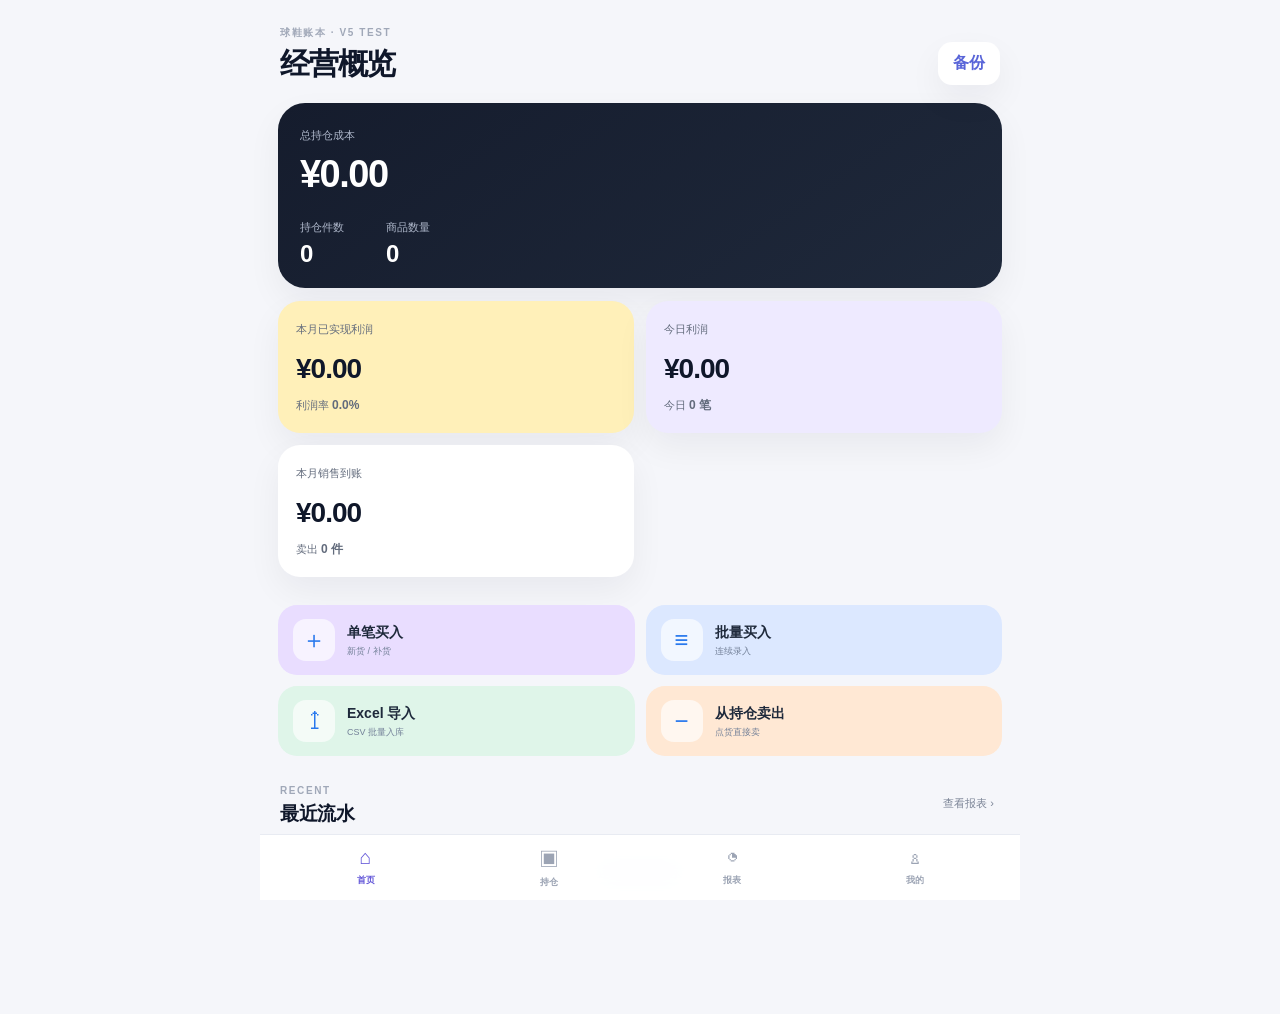
<file: index.html>
<!doctype html>
<html lang="zh-CN">
<head>
<meta charset="utf-8">
<meta name="viewport" content="width=device-width,initial-scale=1,viewport-fit=cover">
<meta name="theme-color" content="#f5f6fa">
<meta http-equiv="Content-Security-Policy" content="default-src 'self'; script-src 'self'; style-src 'self'; img-src 'self' data: blob:; connect-src 'none'; media-src 'none'; object-src 'none'; frame-src 'none'; base-uri 'none'; form-action 'self'">
<title>球鞋账本 V5 Test 0.2</title>
<link rel="stylesheet" href="style.css?v=0.2.0">
</head>
<body>
<div class="app-shell">
  <main class="app-main">
    <section id="home" class="page active">
      <header class="page-header home-header">
        <div>
          <div class="brand-mini">球鞋账本 · V5 TEST</div>
          <h1>经营概览</h1>
        </div>
        <button id="backupQuick" class="mini-action" type="button">备份</button>
      </header>

      <section class="asset-card">
        <span class="eyebrow-light">总持仓成本</span>
        <strong id="inventoryValue">¥0.00</strong>
        <div class="asset-meta">
          <div><span>持仓件数</span><b id="holdingQty">0</b></div>
          <div><span>商品数量</span><b id="holdingProductCount">0</b></div>
        </div>
      </section>

      <section class="home-stat-grid">
        <article class="stat-card stat-yellow">
          <span>本月已实现利润</span>
          <strong id="monthProfit">¥0.00</strong>
          <small>利润率 <b id="monthProfitRate">0.0%</b></small>
        </article>
        <article class="stat-card stat-purple">
          <span>今日利润</span>
          <strong id="todayProfit">¥0.00</strong>
          <small>今日 <b id="todayCount">0 笔</b></small>
        </article>
        <article class="stat-card stat-white sales-card">
          <span>本月销售到账</span>
          <strong id="monthSales">¥0.00</strong>
          <small>卖出 <b id="monthSoldQty">0 件</b></small>
        </article>
      </section>

      <section class="quick-grid">
        <button id="openBuy" class="quick-card quick-purple" type="button"><span class="quick-icon">＋</span><span><b>单笔买入</b><small>新货 / 补货</small></span></button>
        <button id="openBatchBuy" class="quick-card quick-blue" type="button"><span class="quick-icon">≡</span><span><b>批量买入</b><small>连续录入</small></span></button>
        <button id="openCsvImport" class="quick-card quick-green" type="button"><span class="quick-icon">↥</span><span><b>Excel 导入</b><small>CSV 批量入库</small></span></button>
        <button id="sellFromHoldings" class="quick-card quick-orange" type="button"><span class="quick-icon">−</span><span><b>从持仓卖出</b><small>点货直接卖</small></span></button>
        <input id="csvImport" type="file" accept=".csv,text/csv" hidden>
      </section>

      <div class="section-head">
        <div><span class="section-kicker">RECENT</span><h2>最近流水</h2></div>
        <button id="homeGoReport" class="text-link" type="button">查看报表 ›</button>
      </div>
      <div id="recentList" class="flow-list empty-state">还没有交易流水</div>
    </section>

    <section id="holdings" class="page">
      <header class="page-header">
        <div><div class="brand-mini">HOLDINGS</div><h1>持仓</h1></div>
      </header>
      <div class="search-bar">
        <span>⌕</span><input id="holdingSearch" placeholder="搜索货号 / 商品 / 规格" autocomplete="off">
      </div>
      <div id="holdingList" class="holding-list empty-state">暂无持仓</div>
    </section>

    <section id="reports" class="page">
      <header class="page-header report-header">
        <div><div class="brand-mini">REPORT</div><h1>报表</h1></div>
      </header>

      <div class="period-tabs" id="periodTabs">
        <button data-period="week" class="active" type="button">周</button>
        <button data-period="month" type="button">月</button>
        <button data-period="year" type="button">年</button>
        <button data-period="all" type="button">全部</button>
      </div>
      <div class="range-row"><button id="reportPrev" type="button">‹</button><b id="reportRange">—</b><button id="reportNext" type="button">›</button></div>

      <section class="report-card">
        <div class="report-card-title"><span class="round-icon yellow-icon">¥</span><h2>收支统计</h2></div>
        <div class="report-metrics">
          <div><span>利润</span><b id="reportProfit">¥0.00</b></div>
          <div><span>利润率</span><b id="reportMargin">0.00%</b></div>
          <div><span>卖出到账</span><b id="reportRevenue">¥0.00</b></div>
          <div><span>买入</span><b id="reportBuy">¥0.00</b></div>
        </div>
      </section>

      <section class="report-card calendar-card">
        <div class="calendar-toolbar">
          <div class="report-card-title"><span class="round-icon yellow-icon">▦</span><h2>流水日历</h2></div>
          <div class="calendar-mode" id="calendarMode">
            <button data-mode="profit" class="active" type="button">利润</button>
            <button data-mode="revenue" type="button">到账</button>
          </div>
        </div>
        <div class="calendar-month-nav"><button id="calPrev" type="button">‹</button><b id="calendarMonth">—</b><button id="calNext" type="button">›</button></div>
        <div class="calendar-week"><span>日</span><span>一</span><span>二</span><span>三</span><span>四</span><span>五</span><span>六</span></div>
        <div id="calendarGrid" class="calendar-grid"></div>
      </section>

      <section class="report-card day-card">
        <div class="section-head compact-head"><div><span class="section-kicker">DAY</span><h2 id="selectedDayTitle">当天流水</h2></div><span id="selectedDaySummary" class="summary-chip">0 笔</span></div>
        <div id="dayFlowList" class="flow-list empty-state">当天没有流水</div>
      </section>

      <section class="report-card">
        <div class="section-head compact-head"><div><span class="section-kicker">TREND</span><h2>近 7 日利润</h2></div><b id="sevenDayProfit">¥0.00</b></div>
        <div id="profitBars" class="profit-bars"></div>
      </section>

      <section class="report-card">
        <div class="section-head compact-head"><div><span class="section-kicker">CAPITAL</span><h2>资金占用 TOP 5</h2></div></div>
        <div id="capitalTop" class="capital-list empty-state">暂无持仓</div>
      </section>
    </section>

    <section id="me" class="page">
      <header class="page-header">
        <div><div class="brand-mini">DATA & SETTINGS</div><h1>我的</h1></div>
      </header>

      <section class="profile-card">
        <div class="profile-mark">账</div>
        <div><b>球鞋生意人</b><small>V5 本地隐私模式</small></div>
        <span class="version-pill">V5 TEST 0.2</span>
      </section>

      <section class="menu-card">
        <button type="button" data-menu="products"><span>▣</span><div><b>商品库</b><small>管理商品与规格</small></div><i>›</i></button>
        <button type="button" data-menu="backup"><span>▤</span><div><b>数据与备份</b><small>备份 / 恢复 / 迁移</small></div><i>›</i></button>
        <button id="meCsvImport" type="button"><span>↥</span><div><b>Excel 导入 / 导出</b><small>CSV 批量入库</small></div><i>›</i></button>
        <button id="runDataCheck" type="button"><span>◎</span><div><b>数据检查</b><small id="dataCheckText">检查库存和流水一致性</small></div><i>›</i></button>
        <button type="button" data-menu="sku"><span>◇</span><div><b>SKU 数据源</b><small>本地商品库 · 外部接口未接入</small></div><i>›</i></button>
        <button type="button" data-menu="settings"><span>⚙</span><div><b>设置</b><small>通用设置与偏好</small></div><i>›</i></button>
        <button type="button" data-menu="about"><span>ⓘ</span><div><b>关于</b><small>版本信息与安全说明</small></div><i>›</i></button>
      </section>

      <section class="backup-card" id="backupPanel">
        <div class="section-head compact-head"><div><span class="section-kicker">BACKUP</span><h2>完整备份</h2></div></div>
        <p>商品、图片和全部交易流水都在备份里。当前仍是浏览器本地数据，换设备前请先导出。</p>
        <div class="backup-stats">
          <div><span>商品数</span><b id="productCount">0</b></div>
          <div><span>流水数</span><b id="eventCount">0</b></div>
          <div><span>持仓规格</span><b id="positionCount">0</b></div>
        </div>
        <div class="backup-actions">
          <button id="exportBackup" class="primary-btn" type="button">导出完整备份</button>
          <label class="secondary-btn">导入恢复<input id="importBackup" type="file" accept=".json,application/json" hidden></label>
        </div>
        <small id="backupStatus" class="status-text"></small>
      </section>

      <section class="danger-card">
        <b>测试环境</b><p>只清空 V5 Test 的本地数据，不影响 V4.1。</p>
        <button id="clearTestData" type="button">清空 V5 Test 数据</button>
      </section>
    </section>
  </main>

  <nav class="bottom-nav">
    <button class="active" data-page="home" type="button"><span>⌂</span><b>首页</b></button>
    <button data-page="holdings" type="button"><span>▣</span><b>持仓</b></button>
    <button data-page="reports" type="button"><span>◔</span><b>报表</b></button>
    <button data-page="me" type="button"><span>♙</span><b>我的</b></button>
  </nav>
</div>

<div id="toast" class="toast" role="status"></div>

<dialog id="buyDialog">
<form id="buyForm" class="sheet">
  <div class="sheet-head"><div><small>BUY</small><h2>单笔买入</h2></div><button type="button" class="close" data-close="buyDialog">×</button></div>
  <label>货号 / SKU<input id="buySku" required autocomplete="off" placeholder="如 DD1391-100"><div id="skuSuggestions" class="suggestions"></div></label>
  <label>商品名称<input id="buyName" required placeholder="第一次录入，之后自动记住"></label>
  <div class="two"><label>品类<select id="buyCategory"><option>球鞋</option><option>服饰</option><option>包袋</option><option>手表</option><option>手机</option><option>潮玩</option><option>其他</option></select></label><label>规格<input id="buyVariant" placeholder="42 / L / 256G 黑色"></label></div>
  <div class="image-box"><div id="buyImagePreview" class="image-preview">暂无图片</div><div class="image-controls"><label class="secondary-btn">上传商品图片<input id="buyImage" type="file" accept="image/*" hidden></label><button type="button" id="removeBuyImage" class="ghost">移除图片</button><small>压缩后仅保存在当前浏览器。</small></div></div>
  <div class="two"><label>买入单价<input id="buyPrice" type="number" step="0.01" min="0" required></label><label>数量<input id="buyQty" type="number" min="1" value="1" required></label></div>
  <label>日期<input id="buyDate" type="date" required></label>
  <button class="submit" type="submit">确认买入</button>
</form>
</dialog>

<dialog id="batchBuyDialog">
<form id="batchBuyForm" class="sheet">
  <div class="sheet-head"><div><small>BATCH BUY</small><h2>批量买入</h2></div><button type="button" class="close" data-close="batchBuyDialog">×</button></div>
  <p class="sheet-note">同一商品一次录多个规格 / 成本 / 数量。</p>
  <label>货号 / SKU<input id="batchSku" required autocomplete="off" placeholder="如 DD1391-100"><div id="batchSkuSuggestions" class="suggestions"></div></label>
  <div class="two"><label>商品名称<input id="batchName" required></label><label>品类<select id="batchCategory"><option>球鞋</option><option>服饰</option><option>包袋</option><option>手表</option><option>手机</option><option>潮玩</option><option>其他</option></select></label></div>
  <label>日期<input id="batchDate" type="date" required></label>
  <div class="batch-table-head"><span>规格</span><span>单价</span><span>数量</span><span></span></div>
  <div id="batchRows" class="batch-rows"></div>
  <button id="addBatchRow" class="ghost full" type="button">＋ 添加一行</button>
  <button class="submit" type="submit">确认批量买入</button>
</form>
</dialog>

<dialog id="sellDialog">
<form id="sellForm" class="sheet">
  <div class="sheet-head"><div><small>SELL</small><h2>卖出</h2></div><button type="button" class="close" data-close="sellDialog">×</button></div>
  <div id="sellProductBox" class="sell-product"></div>
  <input id="sellSku" type="hidden"><input id="sellVariant" type="hidden">
  <div class="two"><label>卖出数量<input id="sellQty" type="number" min="1" value="1" required></label><label>单件实际到账<input id="sellUnitNet" type="number" min="0" step="0.01" required placeholder="每一件实际到手"></label></div>
  <div class="sell-calc-grid"><div><span>总到账</span><b id="sellTotalNet">¥0.00</b></div><div><span>总成本</span><b id="sellTotalCost">¥0.00</b></div><div class="profit-cell"><span>预计利润</span><b id="sellProfit">¥0.00</b></div></div>
  <label>日期<input id="sellDate" type="date" required></label>
  <button class="submit" type="submit">确认卖出</button>
</form>
</dialog>

<script src="app.js?v=0.2.0"></script>
</body>
</html>
</file>
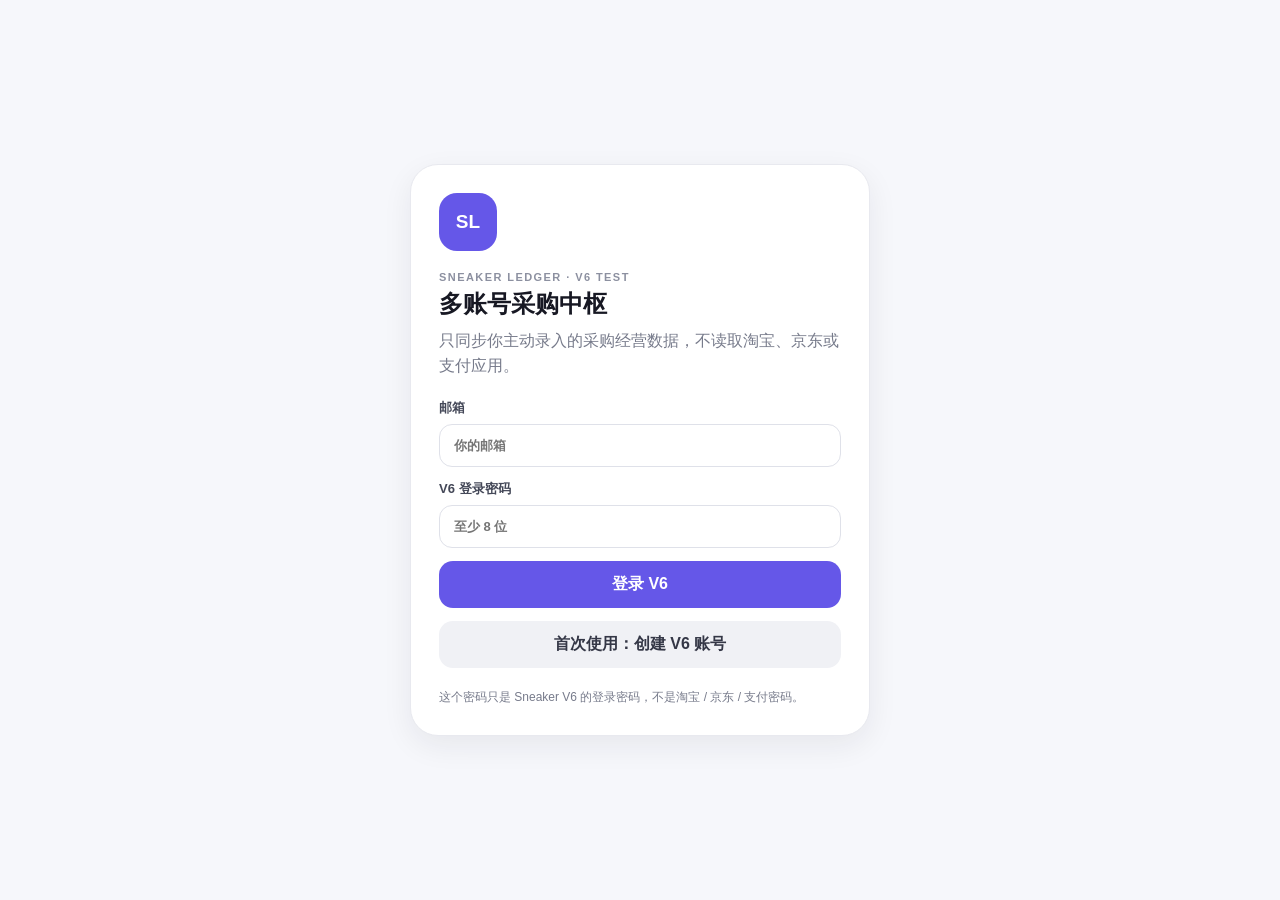
<file: v6/index.html>
<!doctype html>
<html lang="zh-CN">
<head>
<meta charset="utf-8">
<meta name="viewport" content="width=device-width,initial-scale=1,viewport-fit=cover">
<meta name="theme-color" content="#f6f7fb">
<meta http-equiv="Content-Security-Policy" content="default-src 'self'; script-src 'self'; style-src 'self'; img-src 'self' data: blob:; connect-src https://spmmzimqhfcyqzwybcyp.supabase.co; media-src 'none'; object-src 'none'; frame-src 'none'; base-uri 'none'; form-action 'self' https://spmmzimqhfcyqzwybcyp.supabase.co">
<title>Sneaker Ledger V6 Test</title>
<link rel="stylesheet" href="style.css?v=0.1.0">
</head>
<body>
<div id="toast" class="toast" role="status"></div>

<section id="authView" class="auth-shell">
  <div class="auth-card">
    <div class="logo-mark">SL</div>
    <div>
      <div class="eyebrow">SNEAKER LEDGER · V6 TEST</div>
      <h1>多账号采购中枢</h1>
      <p>只同步你主动录入的采购经营数据，不读取淘宝、京东或支付应用。</p>
    </div>
    <form id="authForm" class="stack-form">
      <label>邮箱<input id="authEmail" type="email" autocomplete="email" required placeholder="你的邮箱"></label>
      <label>V6 登录密码<input id="authPassword" type="password" autocomplete="current-password" minlength="8" required placeholder="至少 8 位"></label>
      <button id="signInBtn" class="primary-btn" type="submit">登录 V6</button>
      <button id="signUpBtn" class="secondary-btn" type="button">首次使用：创建 V6 账号</button>
    </form>
    <small id="authHint" class="muted">这个密码只是 Sneaker V6 的登录密码，不是淘宝 / 京东 / 支付密码。</small>
  </div>
</section>

<div id="appShell" class="app-shell hidden">
  <header class="topbar">
    <div>
      <div class="eyebrow">SNEAKER LEDGER · V6</div>
      <h1>采购中枢</h1>
    </div>
    <div class="topbar-right">
      <span id="networkBadge" class="pill">检查网络…</span>
      <span id="deviceBadge" class="pill muted-pill">未绑定设备</span>
    </div>
  </header>

  <main>
    <section id="quickPage" class="page active">
      <div class="page-title-row">
        <div><span class="section-kicker">FAST ENTRY</span><h2>快速采购</h2></div>
        <span id="syncBadge" class="sync-chip">待同步 0</span>
      </div>

      <section id="setupWarning" class="warning-card hidden">
        <b>这台手机还没有绑定设备入口</b>
        <p>先到「管理」里选择已有设备或创建 P01 / P02 之类的设备。</p>
        <button class="secondary-btn compact" data-go="manage" type="button">去设置设备</button>
      </section>

      <section class="entry-card">
        <div class="sticky-context">
          <label>当前账号
            <select id="currentAccount"><option value="">先选择账号</option></select>
          </label>
          <label>收货地
            <select id="currentDestination"><option value="">未指定</option></select>
          </label>
        </div>

        <label class="product-search-label">商品 / 快捷码
          <input id="productSearch" autocomplete="off" placeholder="例如 43u / HE6MLTS43U">
          <div id="productSuggestions" class="suggestions hidden"></div>
        </label>
        <div id="selectedProduct" class="selected-product hidden"></div>

        <div>
          <div class="field-label">规格</div>
          <div id="variantButtons" class="variant-buttons"></div>
          <input id="manualVariant" class="manual-variant" autocomplete="off" placeholder="没有预设规格时手动输入">
        </div>

        <div class="two-col">
          <label>数量<input id="purchaseQty" type="number" min="0.01" step="0.01" value="1"></label>
          <label>实付总额<input id="purchasePaid" type="number" min="0" step="0.01" inputmode="decimal" placeholder="298.60"></label>
        </div>

        <button id="savePurchase" class="primary-btn big-save" type="button">保存采购</button>
        <div class="micro-note">保存后保留当前账号、收货地和商品，只清空规格与金额；数量恢复为 1。</div>
      </section>

      <div class="section-head"><div><span class="section-kicker">RECENT</span><h3>最近采购</h3></div><button class="text-btn" data-go="ledger" type="button">看总账 ›</button></div>
      <div id="recentPurchases" class="record-list empty">还没有采购记录</div>
    </section>

    <section id="ledgerPage" class="page">
      <div class="page-title-row"><div><span class="section-kicker">CENTRAL LEDGER</span><h2>中央总账</h2></div><button id="refreshData" class="secondary-btn compact" type="button">刷新</button></div>
      <section class="filter-card">
        <label>账号<select id="ledgerAccount"><option value="">全部账号</option></select></label>
        <label>商品<select id="ledgerProduct"><option value="">全部商品</option></select></label>
      </section>
      <section class="stat-grid">
        <article><span>采购件数</span><strong id="ledgerQty">0</strong></article>
        <article><span>采购实付</span><strong id="ledgerPaid">¥0.00</strong></article>
        <article><span>记录笔数</span><strong id="ledgerCount">0</strong></article>
      </section>
      <div id="ledgerList" class="record-list empty">暂无数据</div>
    </section>

    <section id="managePage" class="page">
      <div class="page-title-row"><div><span class="section-kicker">SETUP</span><h2>设备与账号</h2></div></div>

      <section class="manage-card">
        <div class="manage-title"><h3>① 当前设备入口</h3><span id="currentDeviceText">未设置</span></div>
        <label>选择已有设备<select id="deviceSelect"><option value="">请选择</option></select></label>
        <div class="inline-form">
          <input id="newDeviceCode" maxlength="40" placeholder="例如 P01">
          <input id="newDeviceName" maxlength="80" placeholder="备注，例如 小米采购机">
          <button id="addDevice" class="secondary-btn compact" type="button">新增设备</button>
        </div>
        <p class="muted">设备只是入口；账号才是主要统计维度。以后换手机，只需重新绑定账号。</p>
      </section>

      <section class="manage-card">
        <div class="manage-title"><h3>② 采购账号</h3><span id="accountCount">0 个</span></div>
        <div class="inline-form account-form">
          <select id="newAccountPlatform"><option value="taobao">淘宝</option><option value="jd">京东</option></select>
          <input id="newAccountName" maxlength="80" placeholder="个性化昵称">
          <button id="addAccount" class="secondary-btn compact" type="button">新增账号</button>
        </div>
        <div id="accountList" class="manage-list empty">还没有账号</div>
      </section>

      <section class="manage-card">
        <div class="manage-title"><h3>③ 收货地标签</h3><span id="destinationCount">0 个</span></div>
        <div class="inline-form">
          <input id="newDestinationCode" maxlength="40" placeholder="CS-A">
          <input id="newDestinationName" maxlength="80" placeholder="长沙A / 邵阳A">
          <button id="addDestination" class="secondary-btn compact" type="button">新增地点</button>
        </div>
        <div id="destinationList" class="manage-list empty">还没有收货地</div>
      </section>

      <section class="manage-card">
        <div class="manage-title"><h3>④ 商品字典</h3><span id="productCount">0 个</span></div>
        <div class="product-form-grid">
          <input id="newProductSku" maxlength="100" placeholder="完整货号，例如 HE6MLTS43U">
          <input id="newProductShortcut" maxlength="40" placeholder="快捷码，例如 43u">
          <input id="newProductBrand" maxlength="100" placeholder="品牌，可选">
          <input id="newProductName" maxlength="180" placeholder="商品名称">
          <input id="newProductVariants" maxlength="300" placeholder="规格：M,L,XL,2XL">
          <button id="addProduct" class="secondary-btn compact" type="button">新增商品</button>
        </div>
        <div id="productList" class="manage-list empty">还没有商品</div>
      </section>

      <section class="manage-card danger-lite">
        <div class="manage-title"><h3>登录与安全</h3><span id="userEmailText">—</span></div>
        <p class="muted">前端只使用 Supabase publishable key；数据库表全部启用 RLS，不保存淘宝 / 京东 / 支付密码。</p>
        <button id="signOutBtn" class="secondary-btn compact" type="button">退出 V6</button>
      </section>
    </section>
  </main>

  <nav class="bottom-nav">
    <button class="active" data-page="quick" type="button"><span>＋</span><b>采购</b></button>
    <button data-page="ledger" type="button"><span>▤</span><b>总账</b></button>
    <button data-page="manage" type="button"><span>⚙</span><b>管理</b></button>
  </nav>
</div>

<script src="config.js?v=0.1.0"></script>
<script src="app.js?v=0.1.0"></script>
</body>
</html>
</file>
<file: style.css>
:root{--bg:#f5f6fa;--card:#fff;--ink:#0f172a;--muted:#8d96a8;--line:#e8ebf2;--navy:#111827;--purple:#6366f1;--purple-soft:#eeeaff;--blue-soft:#e8f0ff;--green:#16a269;--green-soft:#e3f7ed;--orange-soft:#ffead9;--yellow:#f4bd49;--yellow-soft:#fff0b9;--red:#e35757;--red-soft:#ffe9e9;--shadow:0 14px 34px rgba(15,23,42,.055);--radius:22px}*{box-sizing:border-box}html{background:var(--bg)}body{margin:0;background:var(--bg);font-family:-apple-system,BlinkMacSystemFont,"PingFang SC","Microsoft YaHei",sans-serif;color:var(--ink);-webkit-font-smoothing:antialiased}button,input,select{font:inherit}button{cursor:pointer}.app-shell{max-width:760px;margin:0 auto;min-height:100vh}.app-main{padding:0 18px 104px}.page{display:none}.page.active{display:block}.page-header{display:flex;align-items:flex-end;justify-content:space-between;padding:26px 2px 18px}.page-header h1{margin:4px 0 0;font-size:30px;letter-spacing:-.04em}.brand-mini,.section-kicker,.sheet-head small{font-size:10px;letter-spacing:.16em;color:#a0a8b8;font-weight:700}.mini-action{border:0;background:#fff;color:#5965d8;border-radius:14px;padding:11px 15px;font-weight:700;box-shadow:var(--shadow)}.asset-card{background:linear-gradient(145deg,#151c2d,#1f293b);color:#fff;border-radius:27px;padding:22px 22px 20px;box-shadow:var(--shadow)}.eyebrow-light{font-size:11px;color:#aeb7ca}.asset-card>strong{display:block;font-size:38px;margin:10px 0 24px;letter-spacing:-.04em}.asset-meta{display:flex;gap:42px}.asset-meta span{display:block;color:#aeb7ca;font-size:11px}.asset-meta b{display:block;font-size:24px;margin-top:5px}.home-stat-grid{display:grid;grid-template-columns:1fr 1fr;gap:12px;margin:13px 0}.stat-card{min-height:132px;border-radius:22px;padding:18px;box-shadow:var(--shadow)}.stat-card span,.stat-card small{color:#626b7c;font-size:11px}.stat-card strong{display:block;font-size:28px;margin:16px 0 10px;letter-spacing:-.035em}.stat-card small b{font-size:12px}.stat-yellow{background:var(--yellow-soft)}.stat-purple{background:var(--purple-soft)}.stat-white{background:#fff}.sales-card{grid-column:1/2}.quick-grid{display:grid;grid-template-columns:1fr 1fr;gap:11px;margin:28px 0 24px}.quick-card{border:0;border-radius:19px;padding:14px 15px;text-align:left;display:flex;gap:12px;align-items:center;color:#1e293b}.quick-card .quick-icon{width:42px;height:42px;background:#ffffffa6;border-radius:13px;display:grid;place-items:center;font-size:24px;font-weight:500;color:#2878ed;flex:none}.quick-card b{font-size:14px}.quick-card small{display:block;margin-top:3px;font-size:9px;color:#738098}.quick-purple{background:#e9ddff}.quick-blue{background:#dce8ff}.quick-green{background:#dff5e9}.quick-orange{background:#ffe8d4}.section-head{display:flex;align-items:center;justify-content:space-between;margin:14px 2px 10px}.section-head h2{font-size:19px;margin:3px 0 0;letter-spacing:-.025em}.compact-head{margin:0 0 14px}.text-link{border:0;background:none;color:#7c8597;font-size:11px}.flow-list{display:grid;gap:8px}.empty-state{padding:28px 4px;text-align:center;color:#9ca4b4;font-size:12px}.flow-row{background:#fff;border:1px solid var(--line);border-radius:17px;padding:12px;display:grid;grid-template-columns:50px 1fr auto;gap:11px;align-items:center;box-shadow:var(--shadow)}.thumb{width:50px;height:50px;border-radius:13px;background:#eef0f5;display:grid;place-items:center;overflow:hidden;color:#a9b0be;font-size:9px}.thumb img{width:100%;height:100%;object-fit:cover}.flow-copy b{font-size:12px;display:block}.flow-copy small{font-size:9px;color:var(--muted);display:block;margin-top:4px}.flow-right{text-align:right}.flow-right b{display:block;font-size:12px}.flow-right small{display:block;font-size:9px;color:var(--muted);margin-top:4px}.positive{color:var(--green)!important}.negative{color:var(--red)!important}.neutral{color:#4b5563!important}.search-bar{height:48px;background:#fff;border:1px solid var(--line);border-radius:16px;display:flex;align-items:center;padding:0 15px;gap:10px;margin-bottom:14px;box-shadow:var(--shadow)}.search-bar span{color:#9da5b5}.search-bar input{border:0;outline:0;width:100%;font-size:13px;background:transparent}.holding-list{display:grid;gap:12px}.holding-card{background:#fff;border-radius:22px;border:1px solid var(--line);box-shadow:var(--shadow);overflow:hidden}.holding-main{padding:14px;display:grid;grid-template-columns:66px 1fr auto;gap:12px;align-items:center}.holding-image{width:66px;height:66px;border-radius:15px;background:#eef0f5;display:grid;place-items:center;overflow:hidden;color:#a9b0be;font-size:9px}.holding-image img{width:100%;height:100%;object-fit:cover}.holding-title h3{font-size:14px;margin:0 0 5px}.holding-title p{font-size:9px;color:var(--muted);margin:0}.holding-value{text-align:right}.holding-value span{font-size:9px;color:var(--muted);display:block}.holding-value b{font-size:14px;display:block;margin-top:4px}.holding-value small{font-size:9px;color:#606a7b}.variant-table{border-top:1px solid var(--line);padding:8px 14px 13px}.variant-headline,.variant-row{display:grid;grid-template-columns:1fr .7fr .9fr .9fr;gap:7px;align-items:center}.variant-headline{font-size:9px;color:#a1a8b6;padding:7px 0}.variant-row{font-size:11px;padding:9px 0;border-top:1px dashed #edf0f4}.variant-actions{display:flex;justify-content:flex-end;gap:6px;margin-top:9px}.sell-small,.restock-small{border-radius:10px;padding:8px 14px;font-size:10px;background:#fff}.sell-small{border:1px solid #ff9b9b;color:#e55b5b}.restock-small{border:1px solid #8da1ff;color:#5d67d8}.period-tabs{display:grid;grid-template-columns:repeat(4,1fr);background:#eceef4;border-radius:14px;padding:4px;margin-bottom:17px}.period-tabs button,.calendar-mode button{border:0;background:transparent;border-radius:11px;padding:10px 5px;color:#5c6473;font-weight:600}.period-tabs button.active,.calendar-mode button.active{background:#fff;color:#111827;box-shadow:0 3px 10px rgba(15,23,42,.07)}.range-row{display:grid;grid-template-columns:38px 1fr 38px;align-items:center;margin-bottom:15px}.range-row b{text-align:center;font-size:18px}.range-row button,.calendar-month-nav button{border:0;background:#fff;color:#9aa3b3;border-radius:10px;width:36px;height:36px;box-shadow:var(--shadow)}.report-card{background:#fff;border:1px solid var(--line);border-radius:23px;padding:17px;margin-bottom:13px;box-shadow:var(--shadow)}.report-card-title{display:flex;align-items:center;gap:9px}.report-card-title h2{font-size:18px;margin:0}.round-icon{width:28px;height:28px;border-radius:50%;display:grid;place-items:center;font-size:13px;color:#fff;font-weight:700}.yellow-icon{background:#f5be49}.report-metrics{display:grid;grid-template-columns:repeat(4,1fr);gap:9px;margin-top:20px}.report-metrics span{display:block;font-size:10px;color:#8c95a7}.report-metrics b{display:block;font-size:18px;margin-top:7px;letter-spacing:-.03em}.calendar-toolbar{display:flex;align-items:center;justify-content:space-between}.calendar-mode{display:flex;background:#f1f2f6;border-radius:11px;padding:2px}.calendar-mode button{padding:6px 10px;font-size:10px}.calendar-month-nav{display:grid;grid-template-columns:36px 1fr 36px;align-items:center;margin:14px 0 10px}.calendar-month-nav b{text-align:center;font-size:17px}.calendar-week,.calendar-grid{display:grid;grid-template-columns:repeat(7,1fr);gap:4px}.calendar-week span{text-align:center;font-size:9px;color:#a0a7b5;padding:5px 0}.day-cell{min-height:57px;border:0;border-radius:11px;background:transparent;padding:6px 3px;display:flex;flex-direction:column;align-items:center;justify-content:flex-start;position:relative;color:#1f2937}.day-cell:hover{background:#f6f7fa}.day-cell.selected{background:#e8e7ff;outline:1px solid #9693ff}.day-cell .day-number{font-size:11px;font-weight:700}.day-cell .day-metric{font-size:8px;margin-top:5px;font-weight:700;max-width:100%;overflow:hidden;text-overflow:ellipsis;white-space:nowrap}.day-cell.blank{pointer-events:none}.summary-chip{font-size:10px;background:#f1f3f7;border-radius:999px;padding:6px 9px;color:#697386}.profit-bars{height:130px;display:grid;grid-template-columns:repeat(7,1fr);gap:8px;align-items:end;padding:12px 4px 0}.bar-col{height:100%;display:grid;grid-template-rows:1fr auto;gap:6px;align-items:end;text-align:center}.bar-track{height:100%;display:flex;align-items:flex-end;justify-content:center}.bar{width:16px;min-height:2px;border-radius:8px 8px 3px 3px;background:#7c70e8}.bar.negative-bar{background:#e78a8a}.bar-col small{font-size:8px;color:#9aa3b3}.capital-list{display:grid;gap:13px}.capital-item{display:grid;grid-template-columns:1fr auto;gap:9px}.capital-item b{font-size:11px}.capital-item small{display:block;font-size:9px;color:#939cad;margin-top:4px}.capital-item .amount{font-size:12px}.capital-progress{grid-column:1/3;height:7px;background:#eef0f4;border-radius:999px;overflow:hidden}.capital-progress i{display:block;height:100%;background:linear-gradient(90deg,#9a7cf0,#77a3ff);border-radius:inherit}.profile-card{display:grid;grid-template-columns:52px 1fr auto;align-items:center;gap:12px;background:#fff;border:1px solid var(--line);border-radius:20px;padding:15px;margin-bottom:13px;box-shadow:var(--shadow)}.profile-mark{width:52px;height:52px;border-radius:50%;background:#172033;color:#fff;display:grid;place-items:center;font-size:20px}.profile-card b{font-size:14px}.profile-card small{display:block;font-size:9px;color:var(--muted);margin-top:4px}.version-pill{font-size:9px;background:#eee9ff;color:#7662db;padding:7px 9px;border-radius:999px}.menu-card{background:#fff;border:1px solid var(--line);border-radius:20px;padding:4px 14px;box-shadow:var(--shadow);margin-bottom:13px}.menu-card button{width:100%;display:grid;grid-template-columns:28px 1fr 18px;gap:7px;align-items:center;border:0;background:none;text-align:left;padding:13px 0;border-bottom:1px solid #f0f2f5}.menu-card button:last-child{border-bottom:0}.menu-card button>span{color:#3e4c64}.menu-card b{font-size:12px}.menu-card small{font-size:9px;color:var(--muted);display:block;margin-top:3px}.menu-card i{font-style:normal;color:#b2b7c2}.backup-card,.danger-card{background:#fff;border:1px solid var(--line);border-radius:20px;padding:17px;box-shadow:var(--shadow);margin-bottom:13px}.backup-card p,.danger-card p{font-size:10px;line-height:1.65;color:#8790a1}.backup-stats{display:grid;grid-template-columns:repeat(3,1fr);gap:10px;margin:15px 0}.backup-stats span{font-size:9px;color:#9ca4b3}.backup-stats b{display:block;font-size:19px;margin-top:5px}.backup-actions{display:grid;grid-template-columns:1fr 1fr;gap:9px}.primary-btn,.secondary-btn{border-radius:12px;padding:11px 12px;text-align:center;font-size:11px;font-weight:700}.primary-btn{border:0;background:#6f63df;color:#fff}.secondary-btn{border:1px solid #dfe3eb;background:#fff;color:#4c5566}.status-text{display:block;margin-top:9px;color:#778195}.danger-card{border-color:#ffdede}.danger-card button{border:0;background:#d65f5f;color:#fff;border-radius:11px;padding:10px 13px;font-size:10px}.bottom-nav{position:fixed;left:50%;bottom:0;transform:translateX(-50%);width:min(760px,100%);z-index:20;display:grid;grid-template-columns:repeat(4,1fr);background:#ffffffee;border-top:1px solid var(--line);backdrop-filter:blur(14px);padding:7px 14px calc(7px + env(safe-area-inset-bottom))}.bottom-nav button{border:0;background:none;color:#9ca4b4;display:grid;justify-items:center;gap:3px;padding:4px}.bottom-nav button span{font-size:20px}.bottom-nav button b{font-size:9px}.bottom-nav button.active{color:#6256d8}.toast{position:fixed;left:50%;bottom:92px;transform:translate(-50%,20px);background:#172033;color:#fff;border-radius:999px;padding:10px 15px;font-size:11px;opacity:0;pointer-events:none;transition:.2s;z-index:80;max-width:80%;text-align:center}.toast.show{opacity:1;transform:translate(-50%,0)}dialog{border:0;background:transparent;padding:0;width:100%;max-width:none}dialog::backdrop{background:#0006}.sheet{position:fixed;left:50%;bottom:0;transform:translateX(-50%);width:min(760px,100%);max-height:92vh;overflow:auto;background:#f8f9fc;border-radius:28px 28px 0 0;padding:20px 18px max(25px,env(safe-area-inset-bottom))}.sheet-head{display:flex;justify-content:space-between;align-items:flex-start}.sheet-head h2{margin:4px 0 0;font-size:27px}.close{border:0;background:#eceef3;border-radius:50%;width:38px;height:38px;font-size:21px;color:#667085}.sheet-note{font-size:10px;color:#8b94a4;line-height:1.6}label{display:block;font-size:10px;color:#8c95a6;margin:11px 0;position:relative}input,select{width:100%;border:1px solid #dde2eb;background:#fff;border-radius:12px;padding:11px;margin-top:5px;outline:none;color:#1f2937}input:focus,select:focus{border-color:#a8a3ee;box-shadow:0 0 0 3px #eeecff}.two{display:grid;grid-template-columns:1fr 1fr;gap:9px}.submit{width:100%;border:0;background:#1c2334;color:#fff;border-radius:13px;padding:14px;font-weight:700;margin-top:11px}.image-box{display:grid;grid-template-columns:102px 1fr;gap:12px;align-items:center;margin:12px 0}.image-preview{width:102px;height:102px;border-radius:16px;background:#eef0f4;display:grid;place-items:center;overflow:hidden;color:#a7aebb;font-size:9px}.image-preview img{width:100%;height:100%;object-fit:cover}.image-controls{display:grid;gap:8px}.ghost{border:1px solid #dfe3eb;background:#fff;color:#4c5566;border-radius:10px;padding:9px}.ghost.full{width:100%;margin-top:8px}.suggestions{position:absolute;z-index:50;left:0;right:0;background:#fff;border-radius:12px;box-shadow:0 14px 36px rgba(15,23,42,.14);overflow:hidden}.suggestions button{display:block;width:100%;border:0;background:#fff;text-align:left;padding:10px;border-bottom:1px solid var(--line)}.suggestions small{display:block;color:var(--muted);font-size:9px}.sell-product{background:#fff;border:1px solid var(--line);border-radius:16px;padding:14px;margin:13px 0}.sell-product b{font-size:16px}.sell-product div{font-size:12px;margin-top:5px}.sell-product small{display:block;color:#7e8797;font-size:10px;margin-top:7px}.sell-calc-grid{display:grid;grid-template-columns:1fr 1fr 1.2fr;gap:8px;margin:13px 0}.sell-calc-grid>div{background:#eef1f6;border-radius:13px;padding:12px}.sell-calc-grid span{display:block;font-size:9px;color:#7d8798}.sell-calc-grid b{display:block;font-size:15px;margin-top:6px}.sell-calc-grid .profit-cell{background:#e9f6ef}.sell-calc-grid .profit-cell b{color:#128255}.batch-table-head,.batch-row{display:grid;grid-template-columns:1.15fr .9fr .7fr 34px;gap:7px;align-items:center}.batch-table-head{font-size:9px;color:#98a0ae;padding:5px 2px}.batch-row{margin-bottom:7px}.batch-row input{margin:0;padding:9px}.batch-row button{border:0;background:#ffe9e9;color:#d75a5a;border-radius:9px;width:34px;height:34px}.hidden{display:none!important}@media(max-width:520px){.app-main{padding-left:14px;padding-right:14px}.page-header{padding-top:21px}.page-header h1{font-size:27px}.asset-card>strong{font-size:35px}.home-stat-grid{gap:10px}.stat-card{padding:16px;min-height:124px}.stat-card strong{font-size:25px}.quick-grid{gap:9px}.quick-card{padding:12px 10px}.quick-card b{font-size:12px}.quick-card .quick-icon{width:38px;height:38px}.holding-main{grid-template-columns:58px 1fr}.holding-image{width:58px;height:58px}.holding-value{grid-column:2;text-align:left}.report-metrics{grid-template-columns:1fr 1fr}.report-metrics b{font-size:17px}.calendar-grid{gap:2px}.day-cell{min-height:52px;padding:5px 1px}.day-cell .day-metric{font-size:7px}.flow-row{grid-template-columns:44px 1fr}.thumb{width:44px;height:44px}.flow-right{grid-column:2;text-align:left;display:flex;gap:8px;align-items:center}.profile-card{grid-template-columns:47px 1fr auto}.profile-mark{width:47px;height:47px}.sell-calc-grid{grid-template-columns:1fr 1fr}.sell-calc-grid .profit-cell{grid-column:1/3}.two{grid-template-columns:1fr 1fr}.variant-headline,.variant-row{grid-template-columns:1fr .6fr .9fr .9fr}.variant-row{font-size:10px}}
</file>
<file: v6/style.css>
:root{
  --bg:#f6f7fb;--card:#fff;--text:#171823;--muted:#777b8b;--line:#e8e9ef;
  --purple:#6557e8;--purple-soft:#eeecff;--blue:#eaf3ff;--green:#e8f7ef;--danger:#b24545;
  --shadow:0 10px 30px rgba(28,31,47,.07);--radius:20px;
}
*{box-sizing:border-box}html{background:var(--bg)}body{margin:0;background:var(--bg);color:var(--text);font-family:-apple-system,BlinkMacSystemFont,"Segoe UI","PingFang SC","Microsoft YaHei",sans-serif}button,input,select{font:inherit}button{cursor:pointer}.hidden{display:none!important}
.auth-shell{min-height:100vh;display:grid;place-items:center;padding:26px}.auth-card{width:min(460px,100%);background:#fff;border:1px solid var(--line);border-radius:28px;padding:28px;box-shadow:var(--shadow);display:grid;gap:20px}.logo-mark{width:58px;height:58px;border-radius:18px;display:grid;place-items:center;background:var(--purple);color:#fff;font-weight:800;font-size:19px}.eyebrow,.section-kicker{font-size:11px;letter-spacing:.13em;color:#8c90a0;font-weight:800}.auth-card h1,.topbar h1,.page h2,.page h3{margin:5px 0}.auth-card p{margin:8px 0 0;color:var(--muted);line-height:1.6}.stack-form{display:grid;gap:13px}label{font-size:13px;font-weight:700;color:#444858;display:grid;gap:7px}input,select{width:100%;border:1px solid #dfe1e9;background:#fff;border-radius:13px;padding:13px 14px;outline:none;color:var(--text)}input:focus,select:focus{border-color:#9188ef;box-shadow:0 0 0 3px rgba(101,87,232,.10)}
.primary-btn,.secondary-btn{border:0;border-radius:14px;padding:13px 16px;font-weight:800}.primary-btn{background:var(--purple);color:#fff}.secondary-btn{background:#f0f1f5;color:#343746}.secondary-btn.compact{padding:9px 12px;border-radius:11px;font-size:13px}.big-save{font-size:16px;padding:15px}.muted{color:var(--muted);font-size:12px;line-height:1.6}
.app-shell{max-width:960px;margin:0 auto;min-height:100vh;padding:0 16px 92px}.topbar{display:flex;align-items:flex-start;justify-content:space-between;gap:12px;padding:22px 2px 14px;position:sticky;top:0;background:rgba(246,247,251,.94);backdrop-filter:blur(12px);z-index:20}.topbar h1{font-size:24px}.topbar-right{display:flex;gap:7px;align-items:center;flex-wrap:wrap;justify-content:flex-end}.pill,.sync-chip{padding:7px 10px;border-radius:999px;font-size:11px;font-weight:800;background:#e9f6ef;color:#2f7b50}.pill.offline{background:#fff0ec;color:#a14f3d}.muted-pill{background:#eeeff4;color:#696d7c}.sync-chip{background:var(--purple-soft);color:#5c51c3}
.page{display:none}.page.active{display:block}.page-title-row,.section-head,.manage-title{display:flex;align-items:center;justify-content:space-between;gap:12px}.page-title-row{margin:10px 1px 14px}.page h2{font-size:22px}.section-head{margin:24px 2px 10px}.section-head h3{font-size:17px}.text-btn{border:0;background:none;color:var(--purple);font-weight:800}
.warning-card,.entry-card,.filter-card,.manage-card{background:#fff;border:1px solid var(--line);border-radius:var(--radius);box-shadow:var(--shadow)}.warning-card{padding:16px;margin-bottom:12px;background:#fffaf0}.warning-card p{color:#7b6b51;font-size:13px}.entry-card{padding:17px;display:grid;gap:16px}.sticky-context{display:grid;grid-template-columns:1fr 1fr;gap:10px;background:#fafaff;border:1px solid #eeeeff;padding:12px;border-radius:16px}.product-search-label{position:relative}.suggestions{position:absolute;top:calc(100% + 6px);left:0;right:0;background:#fff;border:1px solid var(--line);border-radius:14px;box-shadow:0 12px 30px rgba(30,33,54,.14);overflow:hidden;z-index:15}.suggestions button{display:block;width:100%;text-align:left;border:0;background:#fff;padding:11px 13px;border-bottom:1px solid #f0f1f5}.suggestions button:last-child{border-bottom:0}.suggestions button b,.suggestions button small{display:block}.suggestions button small{color:var(--muted);margin-top:3px}.selected-product{padding:12px 13px;background:var(--purple-soft);border-radius:13px}.selected-product b,.selected-product small{display:block}.selected-product small{margin-top:4px;color:#6c64a7}.field-label{font-size:13px;font-weight:800;color:#444858;margin-bottom:8px}.variant-buttons{display:flex;gap:8px;flex-wrap:wrap}.variant-buttons button{min-width:55px;padding:10px 13px;border:1px solid #dedfe8;background:#fff;border-radius:12px;font-weight:800}.variant-buttons button.active{background:var(--purple);color:#fff;border-color:var(--purple)}.manual-variant{margin-top:9px}.two-col{display:grid;grid-template-columns:1fr 1fr;gap:11px}.micro-note{font-size:11px;color:#8b8f9e;text-align:center}
.record-list{display:grid;gap:9px}.record-list.empty{padding:24px;text-align:center;color:#9598a6;background:#fff;border:1px dashed #dadce5;border-radius:16px}.record{display:grid;grid-template-columns:1fr auto;gap:10px;background:#fff;border:1px solid var(--line);border-radius:15px;padding:13px 14px}.record-main b{display:block;font-size:14px}.record-main small{display:block;color:var(--muted);margin-top:5px;line-height:1.45}.record-side{text-align:right}.record-side b{display:block}.record-side small{display:block;color:var(--muted);margin-top:5px}.pending-tag{color:#9b6a12!important}.cancelled{opacity:.58}
.filter-card{padding:13px;display:grid;grid-template-columns:1fr 1fr;gap:10px}.stat-grid{display:grid;grid-template-columns:repeat(3,1fr);gap:10px;margin:12px 0}.stat-grid article{background:#fff;border:1px solid var(--line);border-radius:16px;padding:14px}.stat-grid span{display:block;color:var(--muted);font-size:11px}.stat-grid strong{display:block;margin-top:7px;font-size:19px}
.manage-card{padding:16px;margin-bottom:12px}.manage-title{margin-bottom:13px}.manage-title h3{font-size:16px}.manage-title span{font-size:12px;color:var(--muted)}.inline-form{display:grid;grid-template-columns:1fr 1.4fr auto;gap:8px;align-items:end;margin-top:10px}.account-form{grid-template-columns:.8fr 1.5fr auto}.product-form-grid{display:grid;grid-template-columns:1.2fr .8fr .8fr 1.5fr 1.4fr auto;gap:8px}.manage-list{display:grid;gap:8px;margin-top:12px}.manage-list.empty{color:var(--muted);font-size:12px}.manage-row{display:flex;justify-content:space-between;align-items:center;gap:10px;padding:11px 12px;background:#f8f9fc;border-radius:13px}.manage-row b,.manage-row small{display:block}.manage-row small{color:var(--muted);margin-top:3px}.manage-row-actions{display:flex;gap:7px;align-items:center}.tiny-btn{border:0;border-radius:10px;padding:7px 9px;background:#e9eaf0;color:#4c5060;font-size:11px;font-weight:800}.tiny-btn.active{background:var(--purple-soft);color:#554bbb}.danger-lite{border-color:#eee2e2}
.bottom-nav{position:fixed;left:50%;bottom:0;transform:translateX(-50%);width:min(960px,100%);padding:9px max(16px,env(safe-area-inset-left)) calc(9px + env(safe-area-inset-bottom));background:rgba(255,255,255,.96);backdrop-filter:blur(14px);border-top:1px solid var(--line);display:grid;grid-template-columns:repeat(3,1fr);z-index:30}.bottom-nav button{border:0;background:none;color:#9699a7;display:grid;gap:3px;justify-items:center;padding:5px}.bottom-nav button span{font-size:20px}.bottom-nav button b{font-size:11px}.bottom-nav button.active{color:var(--purple)}
.toast{position:fixed;left:50%;bottom:90px;transform:translate(-50%,18px);background:#222431;color:#fff;padding:10px 14px;border-radius:12px;font-size:13px;opacity:0;pointer-events:none;transition:.2s;z-index:100;max-width:min(90vw,500px);text-align:center}.toast.show{opacity:1;transform:translate(-50%,0)}
@media(max-width:720px){.app-shell{padding-left:12px;padding-right:12px}.topbar-right{max-width:48%}.inline-form,.account-form,.product-form-grid{grid-template-columns:1fr 1fr}.inline-form button,.product-form-grid button{grid-column:1/-1}.stat-grid{gap:7px}.stat-grid article{padding:12px}.stat-grid strong{font-size:16px}.record{grid-template-columns:1fr auto}.sticky-context,.filter-card,.two-col{grid-template-columns:1fr 1fr}}
@media(max-width:420px){.topbar{align-items:center}.topbar h1{font-size:21px}.pill{padding:6px 8px}.auth-card{padding:22px}.entry-card{padding:14px}.inline-form,.account-form,.product-form-grid{grid-template-columns:1fr}.inline-form button,.product-form-grid button{grid-column:auto}.two-col{grid-template-columns:1fr 1fr}.manage-row{align-items:flex-start}.manage-row-actions{flex-direction:column;align-items:stretch}}
</file>
